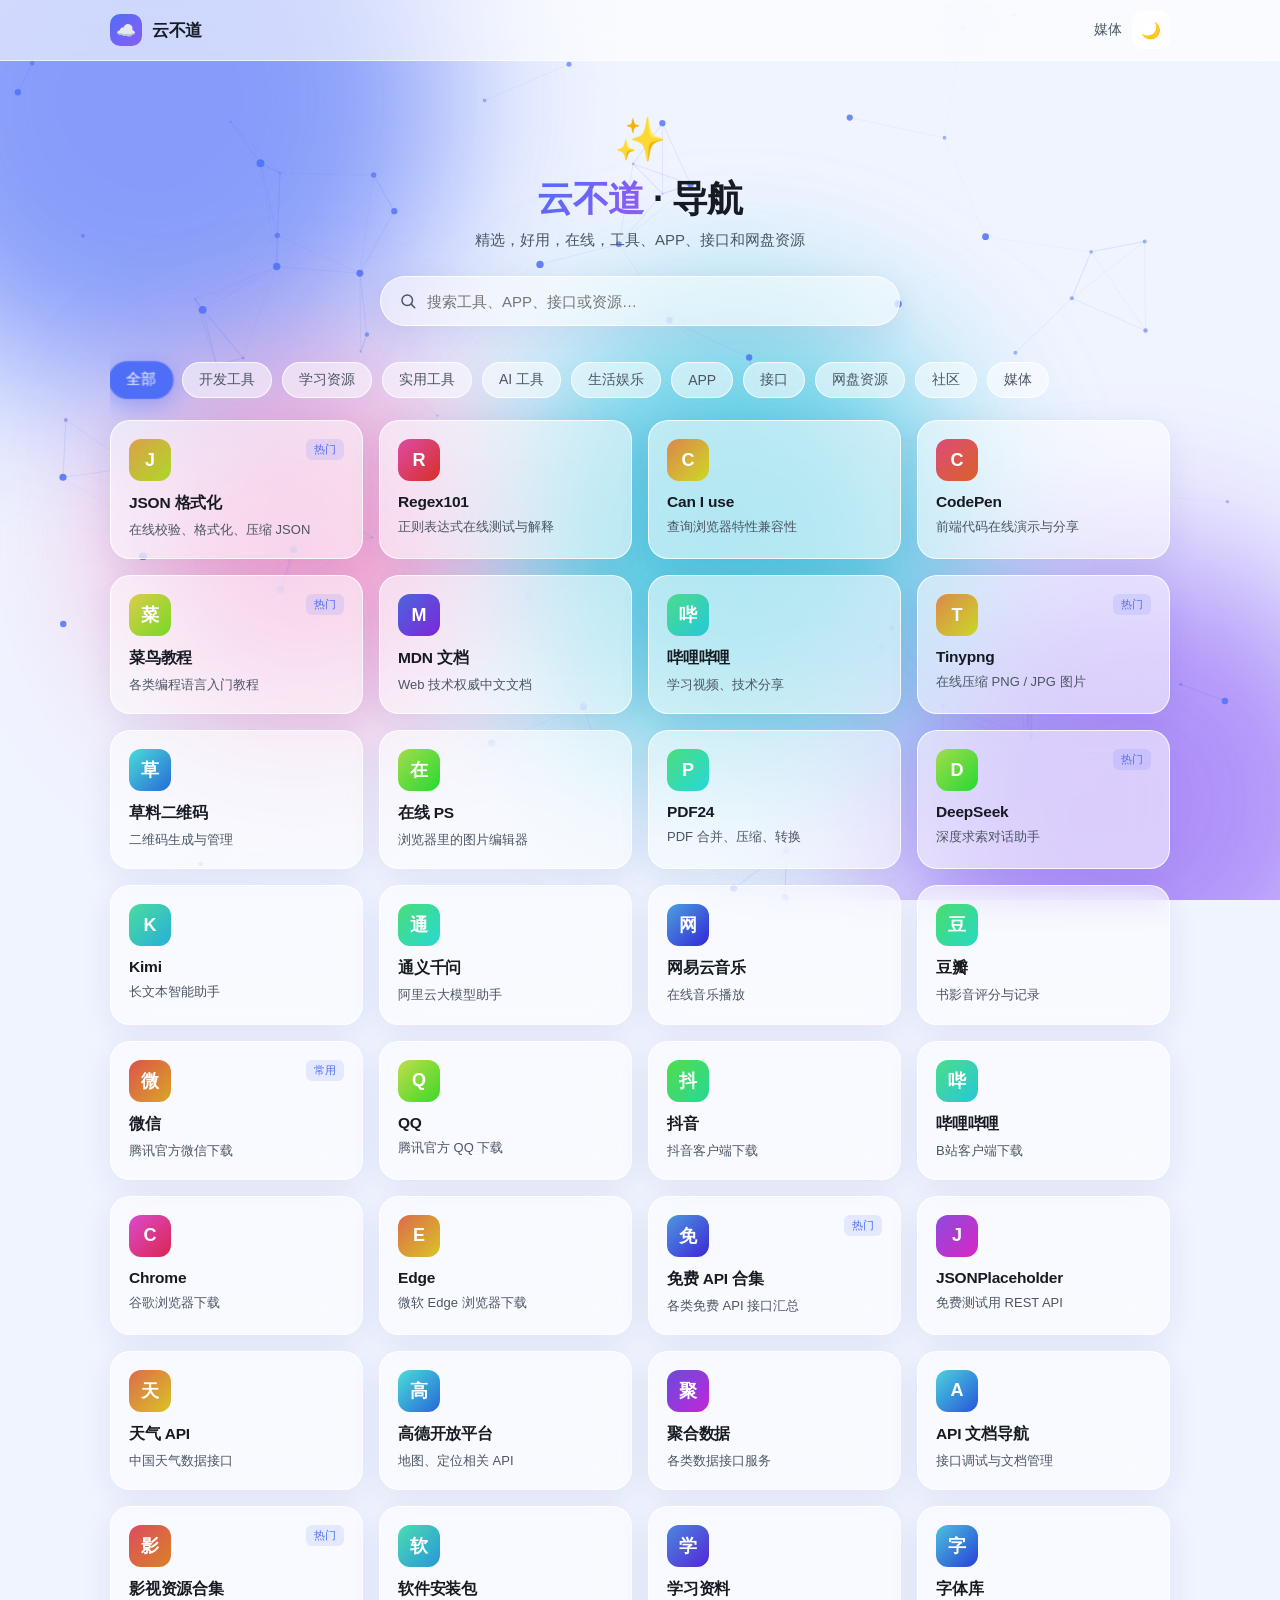
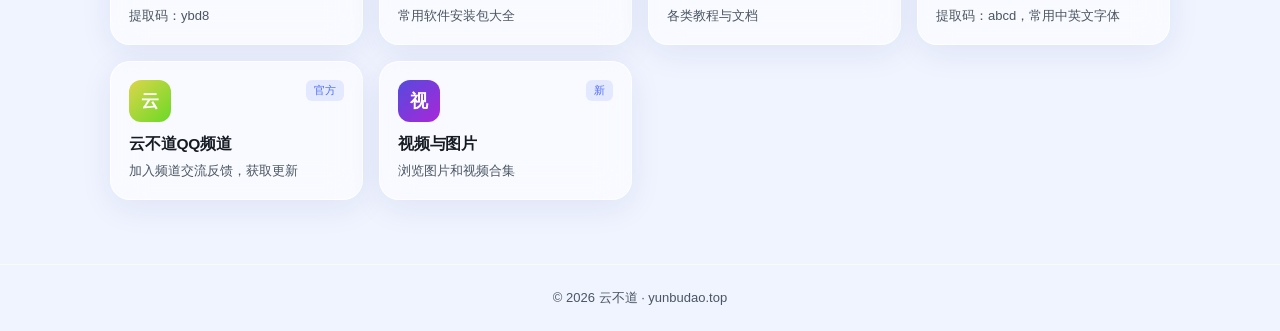
<file: index.html>
<!DOCTYPE html>
<html lang="zh-CN">
<head>
<meta charset="UTF-8">
<meta name="viewport" content="width=device-width, initial-scale=1.0">
<title>云不道 · 导航</title>
<meta name="description" content="云不道，精选，好用，在线，工具、APP、接口和网盘资源。">
<link rel="stylesheet" href="style.css">
</head>
<body>

<!-- 极光流光背景层 -->
<div class="bg-aurora">
  <div class="blob blob-1"></div>
  <div class="blob blob-2"></div>
  <div class="blob blob-3"></div>
  <div class="blob blob-4"></div>
</div>

<!-- 科技感 3D 粒子层 -->
<canvas id="tech-canvas"></canvas>

<header class="header">
  <div class="wrap header-inner">
    <a class="logo" href="/">
      <span class="logo-mark">☁️</span>
      <span class="logo-text">云不道</span>
    </a>
    <div style="display:flex;align-items:center;gap:10px;">
      <a href="media.html" style="color:var(--sub);text-decoration:none;font-size:14px;">媒体</a>
      <button class="theme-btn" id="themeBtn" aria-label="切换主题">🌙</button>
    </div>
  </div>
</header>

<main class="wrap">

  <section class="hero">
    <div class="hero-icon">✨</div>
    <h1><span class="shine-text">云不道</span> · 导航</h1>
    <p class="hero-sub">精选，好用，在线，工具、APP、接口和网盘资源</p>

    <div class="search-box">
      <svg viewBox="0 0 24 24" width="18" height="18" fill="none"
           stroke="currentColor" stroke-width="2" stroke-linecap="round">
        <circle cx="11" cy="11" r="7"></circle>
        <line x1="16.5" y1="16.5" x2="21" y2="21"></line>
      </svg>
      <input id="searchInput" type="text" placeholder="搜索工具、APP、接口或资源…" autocomplete="off">
      <button class="clear-btn" id="clearBtn" hidden aria-label="清空">✕</button>
    </div>
  </section>

  <nav class="cats" id="cats"></nav>

  <section class="grid" id="grid"></section>

  <div class="empty" id="empty" hidden>
    <div class="empty-icon">🔍</div>
    <p>没有找到相关内容</p>
  </div>

</main>

<footer class="footer">
  <p>© 2026 云不道 · yunbudao.top</p>
</footer>

<script src="script.js"></script>
</body>
</html>
</file>
<file: style.css>
* { margin: 0; padding: 0; box-sizing: border-box; }

:root {
  --bg: #f0f4ff;
  --card-bg: rgba(255, 255, 255, 0.55);
  --card-border: rgba(255, 255, 255, 0.8);
  --header-bg: rgba(255, 255, 255, 0.6);
  --text: #161a22;
  --sub: #4b5563;
  --border: rgba(255, 255, 255, 0.6);
  --accent: #4f6ef7;
  --accent-soft: rgba(79, 110, 247, 0.12);
  --shadow: 0 8px 32px rgba(31, 38, 135, 0.08);
  --radius: 20px;
}

html[data-theme="dark"] {
  --bg: #0a0c10;
  --card-bg: rgba(25, 28, 36, 0.55);
  --card-border: rgba(255, 255, 255, 0.08);
  --header-bg: rgba(10, 12, 16, 0.6);
  --text: #e9ecf1;
  --sub: #9ca3af;
  --border: rgba(255, 255, 255, 0.08);
  --accent: #6b8afd;
  --accent-soft: rgba(107, 138, 253, 0.16);
  --shadow: 0 8px 32px rgba(0, 0, 0, 0.3);
}

html { scroll-behavior: smooth; }

body {
  font-family: -apple-system, BlinkMacSystemFont, "Segoe UI",
    "PingFang SC", "Hiragino Sans GB", "Microsoft YaHei", sans-serif;
  background: var(--bg);
  color: var(--text);
  min-height: 100vh;
  -webkit-font-smoothing: antialiased;
  transition: background .3s, color .3s;
  overflow-x: hidden;
}

/* ====== 1. 极光流光背景 ====== */
.bg-aurora {
  position: fixed; inset: 0; z-index: -2; overflow: hidden; pointer-events: none;
}
.blob {
  position: absolute; border-radius: 50%;
  filter: blur(80px); opacity: 0.65;
  animation: floatBlob 25s infinite alternate ease-in-out;
}
.blob-1 { width: 600px; height: 600px; background: #4f6ef7; top: -200px; left: -150px; }
.blob-2 { width: 500px; height: 500px; background: #8b5cf6; bottom: -150px; right: -100px; animation-delay: -5s; }
.blob-3 { width: 450px; height: 450px; background: #06b6d4; top: 35%; left: 40%; animation-delay: -10s; }
.blob-4 { width: 350px; height: 350px; background: #f472b6; bottom: 20%; left: 10%; animation-delay: -15s; }

@keyframes floatBlob {
  0%   { transform: translate(0, 0) scale(1); }
  33%  { transform: translate(60px, -80px) scale(1.15); }
  66%  { transform: translate(-40px, 60px) scale(0.9); }
  100% { transform: translate(80px, 40px) scale(1.1); }
}

html[data-theme="dark"] .blob { opacity: 0.45; filter: blur(90px); }

/* ====== 2. 科技感 3D 粒子层 ====== */
#tech-canvas {
  position: fixed; top: 0; left: 0;
  width: 100%; height: 100%;
  z-index: -1;
  pointer-events: none;
  opacity: 0.85;
}
html[data-theme="dark"] #tech-canvas { opacity: 0.6; }

/* 文字流光扫过 */
.shine-text {
  background: linear-gradient(120deg, var(--accent), #8b5cf6, #06b6d4, var(--accent));
  background-size: 300% 100%;
  -webkit-background-clip: text; background-clip: text; color: transparent;
  animation: shineText 4s linear infinite;
}
@keyframes shineText {
  0% { background-position: 0% 50%; }
  100% { background-position: 300% 50%; }
}

.wrap { max-width: 1100px; margin: 0 auto; padding: 0 20px; }

/* ---------- 顶栏（毛玻璃） ---------- */
.header {
  position: sticky; top: 0; z-index: 50;
  background: var(--header-bg);
  backdrop-filter: blur(16px); -webkit-backdrop-filter: blur(16px);
  border-bottom: 1px solid var(--border);
}
.header-inner { height: 60px; display: flex; align-items: center; justify-content: space-between; }
.logo { display: flex; align-items: center; gap: 10px; text-decoration: none; color: inherit; }
.logo-mark {
  width: 32px; height: 32px; border-radius: 10px; display: grid; place-items: center;
  background: linear-gradient(135deg, #4f6ef7, #8b5cf6);
  color: #fff; font-weight: 700; font-size: 16px;
  animation: floatUpDown 3s ease-in-out infinite;
}
.logo-text { font-weight: 700; font-size: 17px; letter-spacing: -.3px; }

.theme-btn {
  width: 38px; height: 38px; border-radius: 10px;
  border: 1px solid var(--border); background: var(--card-bg);
  color: var(--text); font-size: 16px; cursor: pointer;
  transition: all .25s ease; backdrop-filter: blur(8px);
}
.theme-btn:hover { border-color: var(--accent); transform: translateY(-2px) rotate(15deg); }

/* ---------- Hero ---------- */
.hero { padding: 54px 0 26px; text-align: center; }
.hero-icon {
  font-size: 42px; margin-bottom: 12px; display: inline-block;
  animation: floatUpDown 2.5s ease-in-out infinite;
}
@keyframes floatUpDown {
  0%, 100% { transform: translateY(0) rotate(0deg); }
  50% { transform: translateY(-10px) rotate(10deg); }
}
.hero h1 { font-size: clamp(24px, 4vw, 36px); letter-spacing: -.6px; line-height: 1.25; }
.hero-sub { margin-top: 10px; color: var(--sub); font-size: 15px; }

/* 搜索框 */
.search-box {
  display: flex; align-items: center; gap: 10px;
  max-width: 520px; margin: 26px auto 0;
  height: 50px; padding: 0 18px;
  background: var(--card-bg); border: 1px solid var(--card-border);
  border-radius: 999px; color: var(--sub);
  box-shadow: var(--shadow);
  backdrop-filter: blur(16px); -webkit-backdrop-filter: blur(16px);
  transition: border-color .2s, box-shadow .2s, transform .2s;
}
.search-box:focus-within {
  border-color: var(--accent);
  box-shadow: 0 0 0 4px var(--accent-soft);
  transform: scale(1.02);
}
.search-box input { flex: 1; border: 0; outline: 0; background: transparent; color: var(--text); font-size: 15px; }
.clear-btn { border: 0; background: transparent; cursor: pointer; color: var(--sub); font-size: 14px; padding: 4px; }
.clear-btn:hover { color: var(--text); }

/* ---------- 分类按钮 ---------- */
.cats { display: flex; gap: 10px; overflow-x: auto; padding: 10px 0 22px; scrollbar-width: none; }
.cats::-webkit-scrollbar { display: none; }
.cat {
  flex: 0 0 auto; white-space: nowrap;
  padding: 8px 16px; border-radius: 999px;
  border: 1px solid var(--card-border); background: var(--card-bg);
  color: var(--sub); font-size: 14px; cursor: pointer;
  transition: all .25s ease;
  backdrop-filter: blur(12px); -webkit-backdrop-filter: blur(12px);
}
.cat:hover { color: var(--text); border-color: var(--accent); transform: translateY(-2px); }
.cat.active {
  background: var(--accent); border-color: var(--accent);
  color: #fff; font-weight: 500; transform: scale(1.05);
  box-shadow: 0 6px 20px rgba(79, 110, 247, 0.4);
}

/* ---------- 卡片（玻璃拟态+流光边框） ---------- */
.grid {
  display: grid; grid-template-columns: repeat(auto-fill, minmax(238px, 1fr));
  gap: 16px; padding-bottom: 64px;
}

.card {
  position: relative; display: block;
  background: var(--card-bg); backdrop-filter: blur(16px); -webkit-backdrop-filter: blur(16px);
  border: 1px solid var(--card-border); border-radius: var(--radius);
  padding: 18px; text-decoration: none; color: inherit;
  box-shadow: var(--shadow);
  transition: transform .35s cubic-bezier(0.175, 0.885, 0.32, 1.275), box-shadow .35s, border-color .3s;
  overflow: hidden;
}
.card::before {
  content: ""; position: absolute; top: 0; left: -150%;
  width: 60%; height: 100%;
  background: linear-gradient(90deg, transparent, rgba(255,255,255,0.4), transparent);
  transform: skewX(-25deg); transition: left 0.7s ease; pointer-events: none;
}
html[data-theme="dark"] .card::before {
  background: linear-gradient(90deg, transparent, rgba(255,255,255,0.08), transparent);
}
.card:hover::before { left: 150%; }
.card::after {
  content: ""; position: absolute; inset: -1px; border-radius: inherit;
  background: linear-gradient(135deg, rgba(79,110,247,0.4), rgba(139,92,246,0.4), rgba(6,182,212,0.4));
  z-index: -1; opacity: 0; transition: opacity .3s;
}
.card:hover::after { opacity: 1; }
.card:hover {
  transform: translateY(-8px) scale(1.03);
  box-shadow: 0 20px 50px rgba(79, 110, 247, 0.2);
}

.card-top { display: flex; align-items: flex-start; justify-content: space-between; margin-bottom: 12px; }
.icon {
  width: 42px; height: 42px; border-radius: 12px; display: grid; place-items: center;
  color: #fff; font-weight: 700; font-size: 18px; user-select: none;
  transition: transform .3s;
}
.card:hover .icon { transform: rotate(-10deg) scale(1.15); }

.tag {
  font-size: 11px; padding: 3px 8px; border-radius: 6px;
  background: var(--accent-soft); color: var(--accent); font-weight: 500;
}
.card-title { font-size: 15.5px; font-weight: 600; letter-spacing: -.2px; margin-bottom: 6px; }
.card-desc {
  font-size: 13px; color: var(--sub); line-height: 1.55;
  display: -webkit-box; -webkit-line-clamp: 2; -webkit-box-orient: vertical; overflow: hidden;
}

/* ---------- 空状态 / 页脚 ---------- */
.empty { text-align: center; padding: 70px 0 90px; color: var(--sub); }
.empty-icon { font-size: 40px; margin-bottom: 14px; opacity: .7; }
.footer { border-top: 1px solid var(--border); padding: 24px 0; text-align: center; color: var(--sub); font-size: 13px; }

/* ---------- 移动端 ---------- */
@media (max-width: 560px) {
  .hero { padding: 36px 0 20px; }
  .grid { grid-template-columns: repeat(auto-fill, minmax(160px, 1fr)); gap: 12px; }
  .card { padding: 14px; }
  .icon { width: 36px; height: 36px; border-radius: 10px; font-size: 16px; }
  .card-title { font-size: 14px; }
  .card-desc { font-size: 12px; }
  .blob { filter: blur(60px); }
}
</file>
